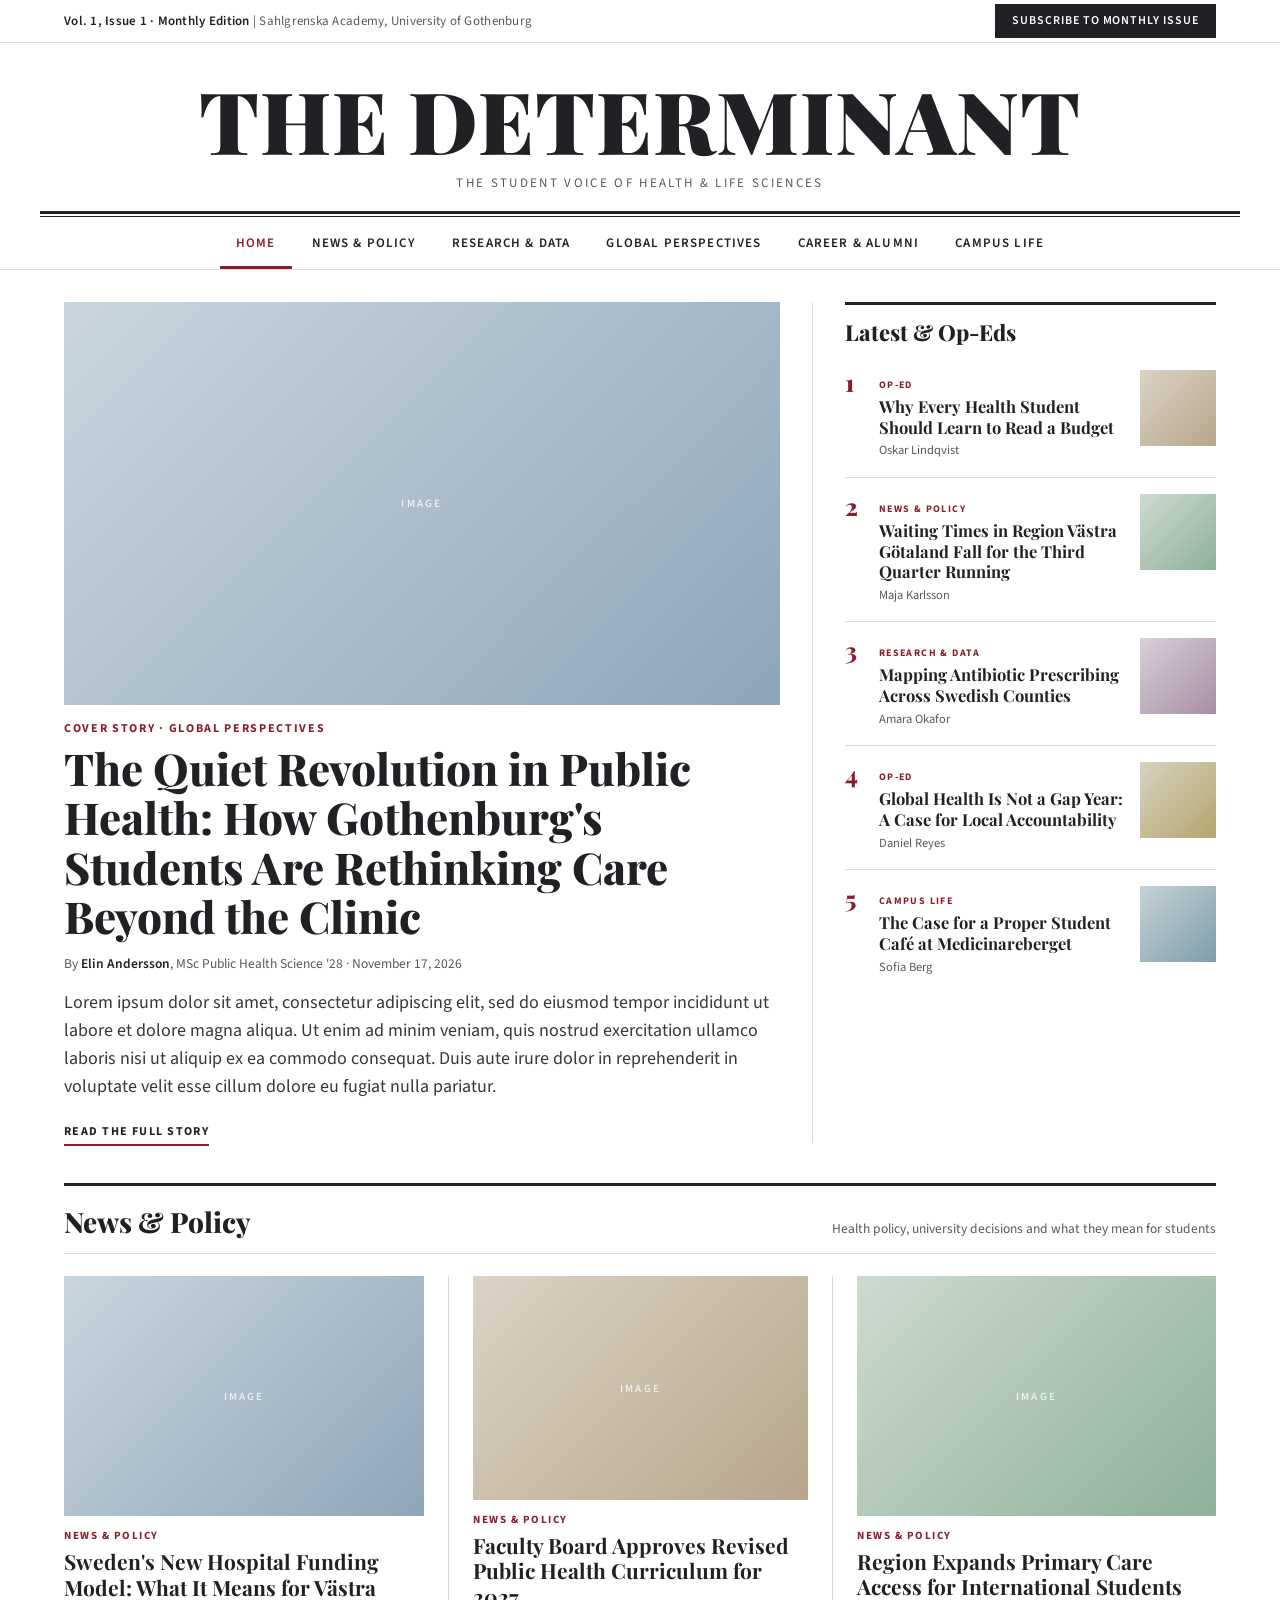
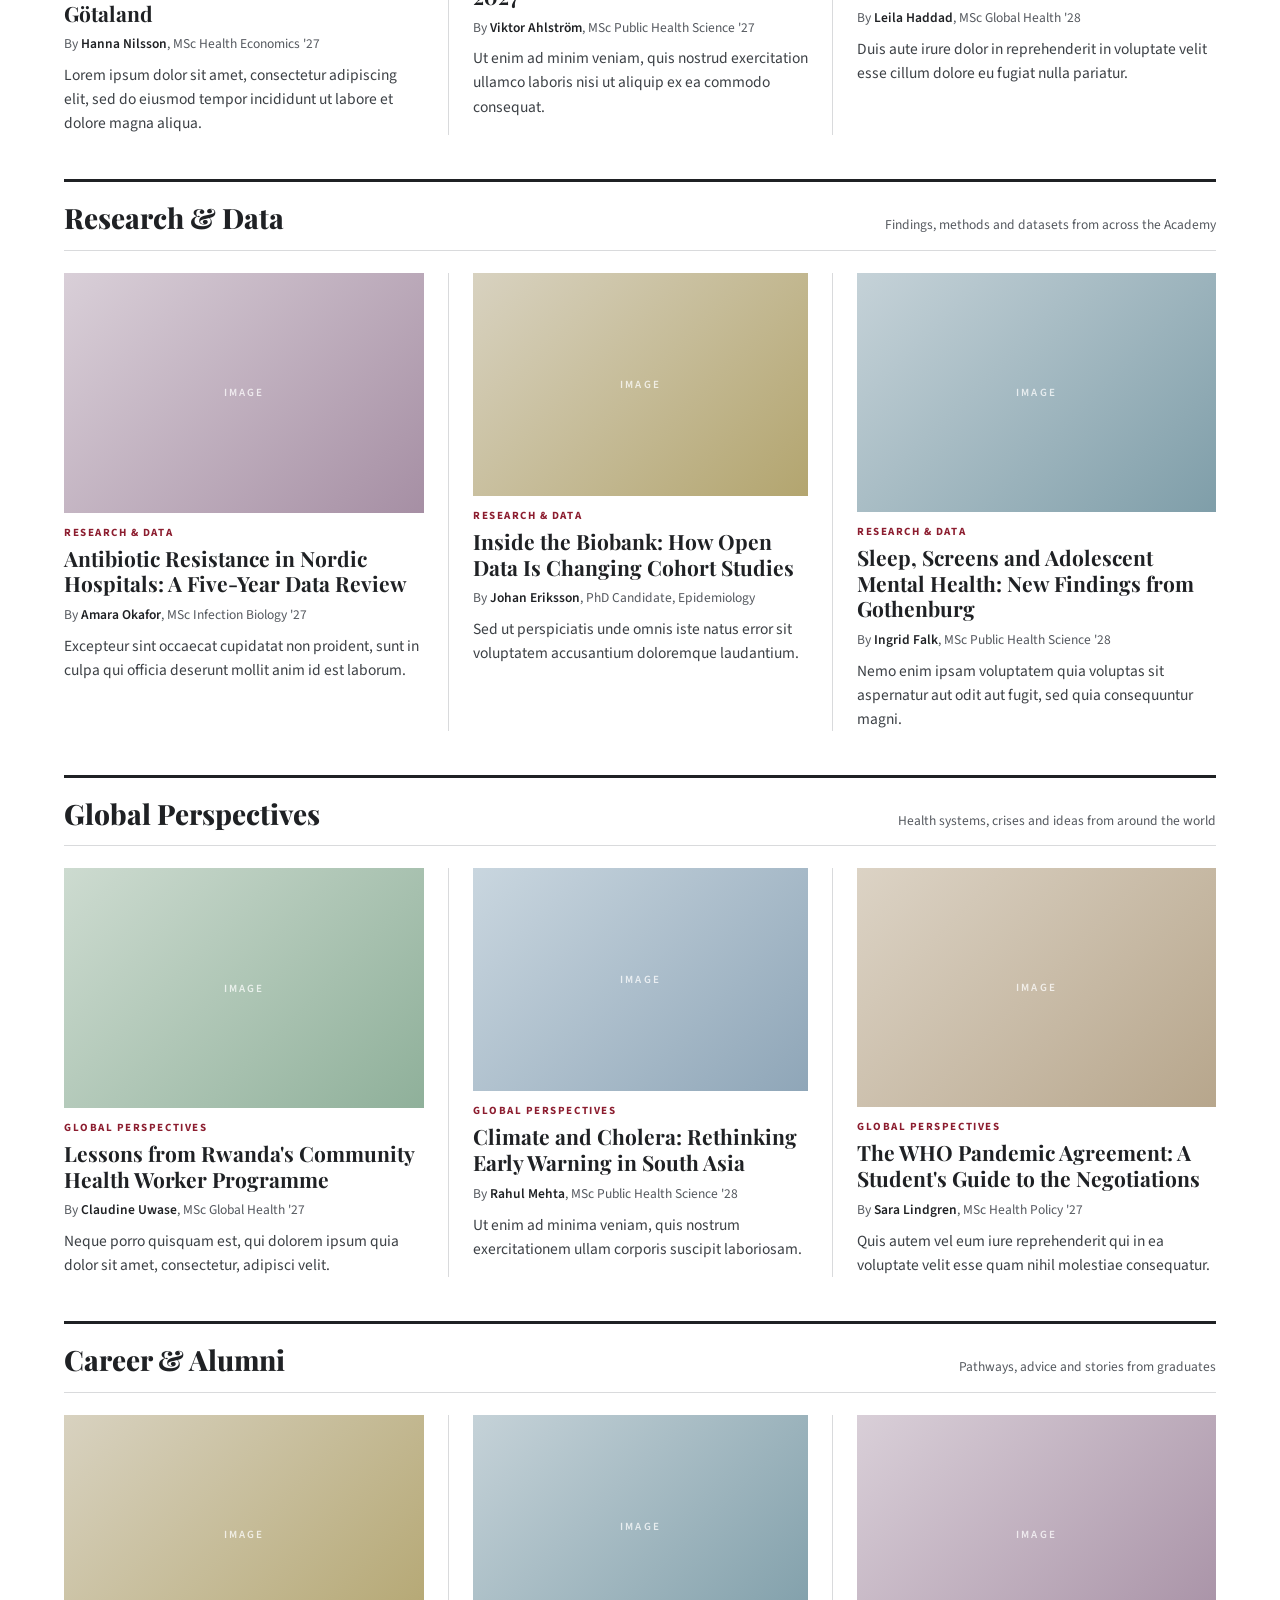
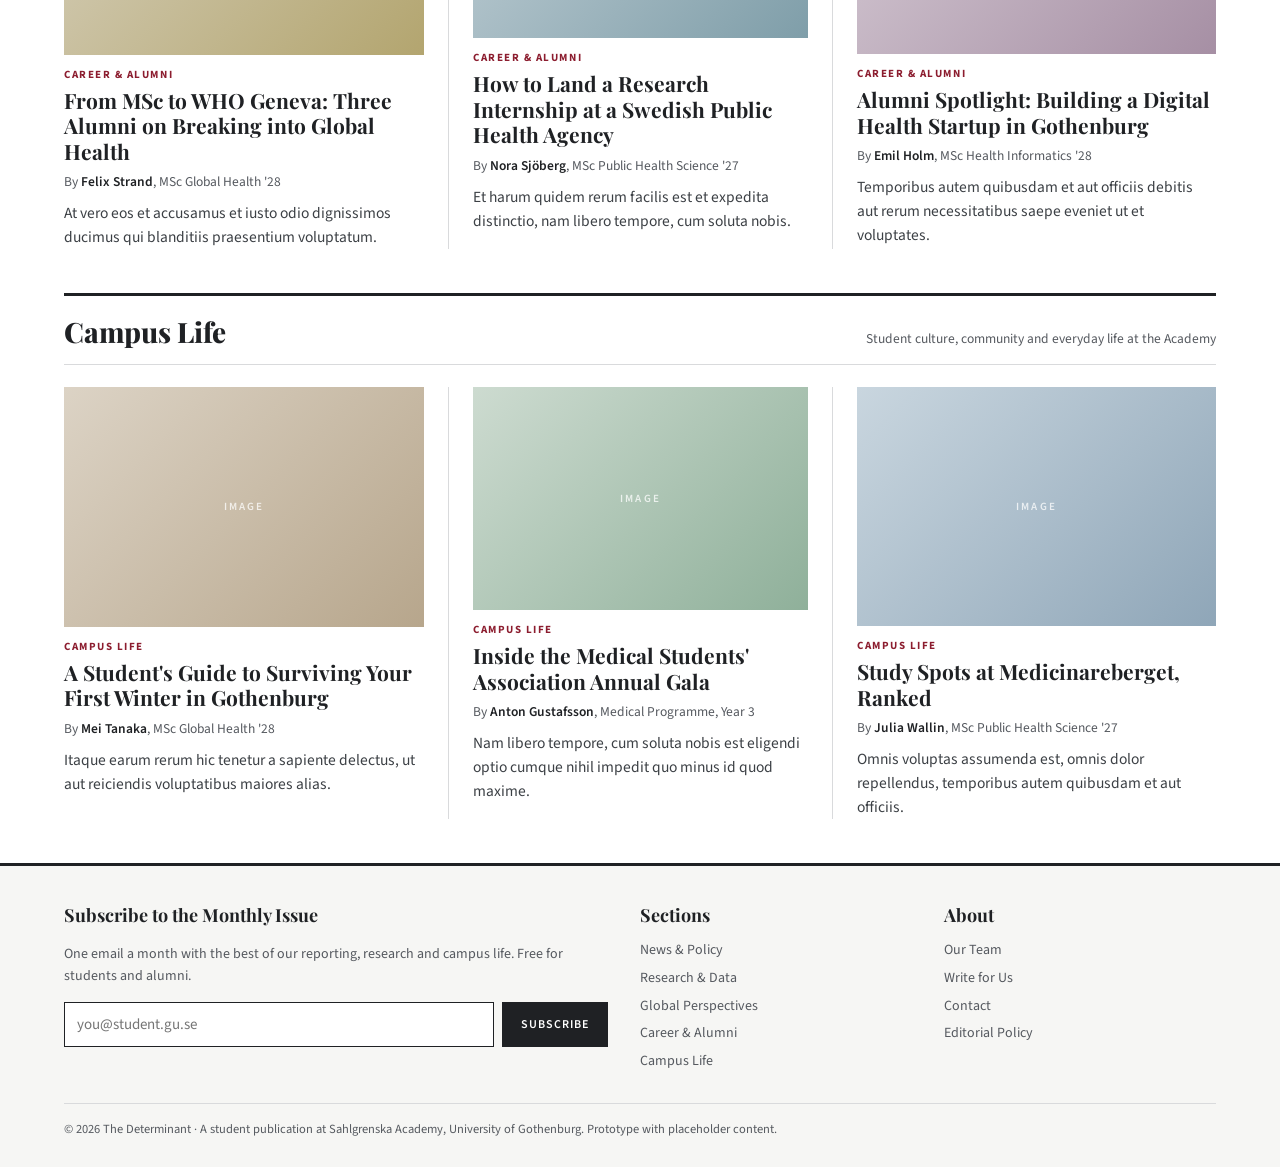
<file: index.html>
<!DOCTYPE html>
<html lang="en">
<head>
  <meta charset="UTF-8">
  <meta name="viewport" content="width=device-width, initial-scale=1">
  <title>The Determinant — Sahlgrenska Academy Student Publication</title>
  <meta name="description" content="A monthly student publication from Sahlgrenska Academy, University of Gothenburg.">
  <link rel="preconnect" href="https://fonts.googleapis.com">
  <link rel="preconnect" href="https://fonts.gstatic.com" crossorigin>
  <link href="https://fonts.googleapis.com/css2?family=Playfair+Display:ital,wght@0,700;0,800;0,900;1,700&family=Source+Sans+3:wght@400;600;700&display=swap" rel="stylesheet">
  <link rel="stylesheet" href="styles.css">
</head>
<body id="top">

  <!-- Utility bar -->
  <div class="utility">
    <div class="wrap">
      <div class="edition"><strong>Vol. 1, Issue 1 · Monthly Edition</strong> | Sahlgrenska Academy, University of Gothenburg</div>
      <a class="btn-subscribe" href="#subscribe">Subscribe to Monthly Issue</a>
    </div>
  </div>

  <!-- Masthead -->
  <header class="masthead">
    <a href="index.html"><h1>The Determinant</h1></a>
    <p class="tagline">The Student Voice of Health &amp; Life Sciences</p>
  </header>
  <div class="double-rule" aria-hidden="true"></div>

  <!-- Sticky navigation -->
  <nav class="nav" aria-label="Categories">
    <div class="wrap">
      <ul>
        <li><a href="#top" class="active">Home</a></li>
        <li><a href="#news-policy">News &amp; Policy</a></li>
        <li><a href="#research-data">Research &amp; Data</a></li>
        <li><a href="#global-perspectives">Global Perspectives</a></li>
        <li><a href="#career-alumni">Career &amp; Alumni</a></li>
        <li><a href="#campus-life">Campus Life</a></li>
      </ul>
    </div>
  </nav>

  <main class="wrap">

    <!-- Hero grid -->
    <div class="hero">
      <article class="cover">
        <a href="article.html" aria-label="Read the cover story">
          <div class="ph r169 c1"></div>
        </a>
        <span class="tag">Cover Story · Global Perspectives</span>
        <h2><a href="article.html">The Quiet Revolution in Public Health: How Gothenburg's Students Are Rethinking Care Beyond the Clinic</a></h2>
        <p class="byline">By <strong>Elin Andersson</strong>, MSc Public Health Science '28 · November 17, 2026</p>
        <p class="excerpt">Lorem ipsum dolor sit amet, consectetur adipiscing elit, sed do eiusmod tempor incididunt ut labore et dolore magna aliqua. Ut enim ad minim veniam, quis nostrud exercitation ullamco laboris nisi ut aliquip ex ea commodo consequat. Duis aute irure dolor in reprehenderit in voluptate velit esse cillum dolore eu fugiat nulla pariatur.</p>
        <a class="read-more" href="article.html">Read the full story</a>
      </article>

      <aside class="sidebar" aria-label="Latest and Op-Eds">
        <h3>Latest &amp; Op-Eds</h3>
        <ol class="latest">
          <li>
            <div>
              <span class="tag">Op-Ed</span>
              <h4><a href="article.html">Why Every Health Student Should Learn to Read a Budget</a></h4>
              <p class="byline">Oskar Lindqvist</p>
            </div>
            <div class="ph sq c2"></div>
          </li>
          <li>
            <div>
              <span class="tag">News &amp; Policy</span>
              <h4><a href="article.html">Waiting Times in Region Västra Götaland Fall for the Third Quarter Running</a></h4>
              <p class="byline">Maja Karlsson</p>
            </div>
            <div class="ph sq c3"></div>
          </li>
          <li>
            <div>
              <span class="tag">Research &amp; Data</span>
              <h4><a href="article.html">Mapping Antibiotic Prescribing Across Swedish Counties</a></h4>
              <p class="byline">Amara Okafor</p>
            </div>
            <div class="ph sq c4"></div>
          </li>
          <li>
            <div>
              <span class="tag">Op-Ed</span>
              <h4><a href="article.html">Global Health Is Not a Gap Year: A Case for Local Accountability</a></h4>
              <p class="byline">Daniel Reyes</p>
            </div>
            <div class="ph sq c5"></div>
          </li>
          <li>
            <div>
              <span class="tag">Campus Life</span>
              <h4><a href="article.html">The Case for a Proper Student Café at Medicinareberget</a></h4>
              <p class="byline">Sofia Berg</p>
            </div>
            <div class="ph sq c6"></div>
          </li>
        </ol>
      </aside>
    </div>

    <!-- News & Policy -->
    <section class="category" id="news-policy">
      <div class="section-head">
        <h2>News &amp; Policy</h2>
        <span class="blurb">Health policy, university decisions and what they mean for students</span>
      </div>
      <div class="cards">
        <article class="card">
          <div class="ph r32 c1"></div>
          <span class="tag">News &amp; Policy</span>
          <h3><a href="article.html">Sweden's New Hospital Funding Model: What It Means for Västra Götaland</a></h3>
          <p class="byline">By <strong>Hanna Nilsson</strong>, MSc Health Economics '27</p>
          <p class="summary">Lorem ipsum dolor sit amet, consectetur adipiscing elit, sed do eiusmod tempor incididunt ut labore et dolore magna aliqua.</p>
        </article>
        <article class="card">
          <div class="ph r32 c2"></div>
          <span class="tag">News &amp; Policy</span>
          <h3><a href="article.html">Faculty Board Approves Revised Public Health Curriculum for 2027</a></h3>
          <p class="byline">By <strong>Viktor Ahlström</strong>, MSc Public Health Science '27</p>
          <p class="summary">Ut enim ad minim veniam, quis nostrud exercitation ullamco laboris nisi ut aliquip ex ea commodo consequat.</p>
        </article>
        <article class="card">
          <div class="ph r32 c3"></div>
          <span class="tag">News &amp; Policy</span>
          <h3><a href="article.html">Region Expands Primary Care Access for International Students</a></h3>
          <p class="byline">By <strong>Leila Haddad</strong>, MSc Global Health '28</p>
          <p class="summary">Duis aute irure dolor in reprehenderit in voluptate velit esse cillum dolore eu fugiat nulla pariatur.</p>
        </article>
      </div>
    </section>

    <!-- Research & Data -->
    <section class="category" id="research-data">
      <div class="section-head">
        <h2>Research &amp; Data</h2>
        <span class="blurb">Findings, methods and datasets from across the Academy</span>
      </div>
      <div class="cards">
        <article class="card">
          <div class="ph r32 c4"></div>
          <span class="tag">Research &amp; Data</span>
          <h3><a href="article.html">Antibiotic Resistance in Nordic Hospitals: A Five-Year Data Review</a></h3>
          <p class="byline">By <strong>Amara Okafor</strong>, MSc Infection Biology '27</p>
          <p class="summary">Excepteur sint occaecat cupidatat non proident, sunt in culpa qui officia deserunt mollit anim id est laborum.</p>
        </article>
        <article class="card">
          <div class="ph r32 c5"></div>
          <span class="tag">Research &amp; Data</span>
          <h3><a href="article.html">Inside the Biobank: How Open Data Is Changing Cohort Studies</a></h3>
          <p class="byline">By <strong>Johan Eriksson</strong>, PhD Candidate, Epidemiology</p>
          <p class="summary">Sed ut perspiciatis unde omnis iste natus error sit voluptatem accusantium doloremque laudantium.</p>
        </article>
        <article class="card">
          <div class="ph r32 c6"></div>
          <span class="tag">Research &amp; Data</span>
          <h3><a href="article.html">Sleep, Screens and Adolescent Mental Health: New Findings from Gothenburg</a></h3>
          <p class="byline">By <strong>Ingrid Falk</strong>, MSc Public Health Science '28</p>
          <p class="summary">Nemo enim ipsam voluptatem quia voluptas sit aspernatur aut odit aut fugit, sed quia consequuntur magni.</p>
        </article>
      </div>
    </section>

    <!-- Global Perspectives -->
    <section class="category" id="global-perspectives">
      <div class="section-head">
        <h2>Global Perspectives</h2>
        <span class="blurb">Health systems, crises and ideas from around the world</span>
      </div>
      <div class="cards">
        <article class="card">
          <div class="ph r32 c3"></div>
          <span class="tag">Global Perspectives</span>
          <h3><a href="article.html">Lessons from Rwanda's Community Health Worker Programme</a></h3>
          <p class="byline">By <strong>Claudine Uwase</strong>, MSc Global Health '27</p>
          <p class="summary">Neque porro quisquam est, qui dolorem ipsum quia dolor sit amet, consectetur, adipisci velit.</p>
        </article>
        <article class="card">
          <div class="ph r32 c1"></div>
          <span class="tag">Global Perspectives</span>
          <h3><a href="article.html">Climate and Cholera: Rethinking Early Warning in South Asia</a></h3>
          <p class="byline">By <strong>Rahul Mehta</strong>, MSc Public Health Science '28</p>
          <p class="summary">Ut enim ad minima veniam, quis nostrum exercitationem ullam corporis suscipit laboriosam.</p>
        </article>
        <article class="card">
          <div class="ph r32 c2"></div>
          <span class="tag">Global Perspectives</span>
          <h3><a href="article.html">The WHO Pandemic Agreement: A Student's Guide to the Negotiations</a></h3>
          <p class="byline">By <strong>Sara Lindgren</strong>, MSc Health Policy '27</p>
          <p class="summary">Quis autem vel eum iure reprehenderit qui in ea voluptate velit esse quam nihil molestiae consequatur.</p>
        </article>
      </div>
    </section>

    <!-- Career & Alumni -->
    <section class="category" id="career-alumni">
      <div class="section-head">
        <h2>Career &amp; Alumni</h2>
        <span class="blurb">Pathways, advice and stories from graduates</span>
      </div>
      <div class="cards">
        <article class="card">
          <div class="ph r32 c5"></div>
          <span class="tag">Career &amp; Alumni</span>
          <h3><a href="article.html">From MSc to WHO Geneva: Three Alumni on Breaking into Global Health</a></h3>
          <p class="byline">By <strong>Felix Strand</strong>, MSc Global Health '28</p>
          <p class="summary">At vero eos et accusamus et iusto odio dignissimos ducimus qui blanditiis praesentium voluptatum.</p>
        </article>
        <article class="card">
          <div class="ph r32 c6"></div>
          <span class="tag">Career &amp; Alumni</span>
          <h3><a href="article.html">How to Land a Research Internship at a Swedish Public Health Agency</a></h3>
          <p class="byline">By <strong>Nora Sjöberg</strong>, MSc Public Health Science '27</p>
          <p class="summary">Et harum quidem rerum facilis est et expedita distinctio, nam libero tempore, cum soluta nobis.</p>
        </article>
        <article class="card">
          <div class="ph r32 c4"></div>
          <span class="tag">Career &amp; Alumni</span>
          <h3><a href="article.html">Alumni Spotlight: Building a Digital Health Startup in Gothenburg</a></h3>
          <p class="byline">By <strong>Emil Holm</strong>, MSc Health Informatics '28</p>
          <p class="summary">Temporibus autem quibusdam et aut officiis debitis aut rerum necessitatibus saepe eveniet ut et voluptates.</p>
        </article>
      </div>
    </section>

    <!-- Campus Life -->
    <section class="category" id="campus-life">
      <div class="section-head">
        <h2>Campus Life</h2>
        <span class="blurb">Student culture, community and everyday life at the Academy</span>
      </div>
      <div class="cards">
        <article class="card">
          <div class="ph r32 c2"></div>
          <span class="tag">Campus Life</span>
          <h3><a href="article.html">A Student's Guide to Surviving Your First Winter in Gothenburg</a></h3>
          <p class="byline">By <strong>Mei Tanaka</strong>, MSc Global Health '28</p>
          <p class="summary">Itaque earum rerum hic tenetur a sapiente delectus, ut aut reiciendis voluptatibus maiores alias.</p>
        </article>
        <article class="card">
          <div class="ph r32 c3"></div>
          <span class="tag">Campus Life</span>
          <h3><a href="article.html">Inside the Medical Students' Association Annual Gala</a></h3>
          <p class="byline">By <strong>Anton Gustafsson</strong>, Medical Programme, Year 3</p>
          <p class="summary">Nam libero tempore, cum soluta nobis est eligendi optio cumque nihil impedit quo minus id quod maxime.</p>
        </article>
        <article class="card">
          <div class="ph r32 c1"></div>
          <span class="tag">Campus Life</span>
          <h3><a href="article.html">Study Spots at Medicinareberget, Ranked</a></h3>
          <p class="byline">By <strong>Julia Wallin</strong>, MSc Public Health Science '27</p>
          <p class="summary">Omnis voluptas assumenda est, omnis dolor repellendus, temporibus autem quibusdam et aut officiis.</p>
        </article>
      </div>
    </section>

  </main>

  <!-- Footer -->
  <footer class="footer" id="subscribe">
    <div class="wrap">
      <div class="cols">
        <div>
          <h4>Subscribe to the Monthly Issue</h4>
          <p>One email a month with the best of our reporting, research and campus life. Free for students and alumni.</p>
          <form class="sub-form" onsubmit="event.preventDefault(); this.innerHTML='<p>Thanks! (Prototype form – no data is sent.)</p>';">
            <input type="email" placeholder="you@student.gu.se" aria-label="Email address" required>
            <button type="submit">Subscribe</button>
          </form>
        </div>
        <div>
          <h4>Sections</h4>
          <ul>
            <li><a href="#news-policy">News &amp; Policy</a></li>
            <li><a href="#research-data">Research &amp; Data</a></li>
            <li><a href="#global-perspectives">Global Perspectives</a></li>
            <li><a href="#career-alumni">Career &amp; Alumni</a></li>
            <li><a href="#campus-life">Campus Life</a></li>
          </ul>
        </div>
        <div>
          <h4>About</h4>
          <ul>
            <li><a href="#top">Our Team</a></li>
            <li><a href="#top">Write for Us</a></li>
            <li><a href="#top">Contact</a></li>
            <li><a href="#top">Editorial Policy</a></li>
          </ul>
        </div>
      </div>
      <div class="legal">© 2026 The Determinant · A student publication at Sahlgrenska Academy, University of Gothenburg. Prototype with placeholder content.</div>
    </div>
  </footer>

  <script>
    // Highlight the nav link of the section currently in view
    (function () {
      var links = document.querySelectorAll('.nav a');
      var map = {};
      links.forEach(function (a) { map[a.getAttribute('href')] = a; });
      var sections = document.querySelectorAll('section.category');
      if (!('IntersectionObserver' in window)) return;
      var io = new IntersectionObserver(function (entries) {
        entries.forEach(function (e) {
          if (e.isIntersecting) {
            links.forEach(function (a) { a.classList.remove('active'); });
            var l = map['#' + e.target.id];
            if (l) l.classList.add('active');
          }
        });
      }, { rootMargin: '-30% 0px -60% 0px' });
      sections.forEach(function (s) { io.observe(s); });
      window.addEventListener('scroll', function () {
        if (window.scrollY < 300) {
          links.forEach(function (a) { a.classList.remove('active'); });
          map['#top'].classList.add('active');
        }
      }, { passive: true });
    })();
  </script>
</body>
</html>
</file>
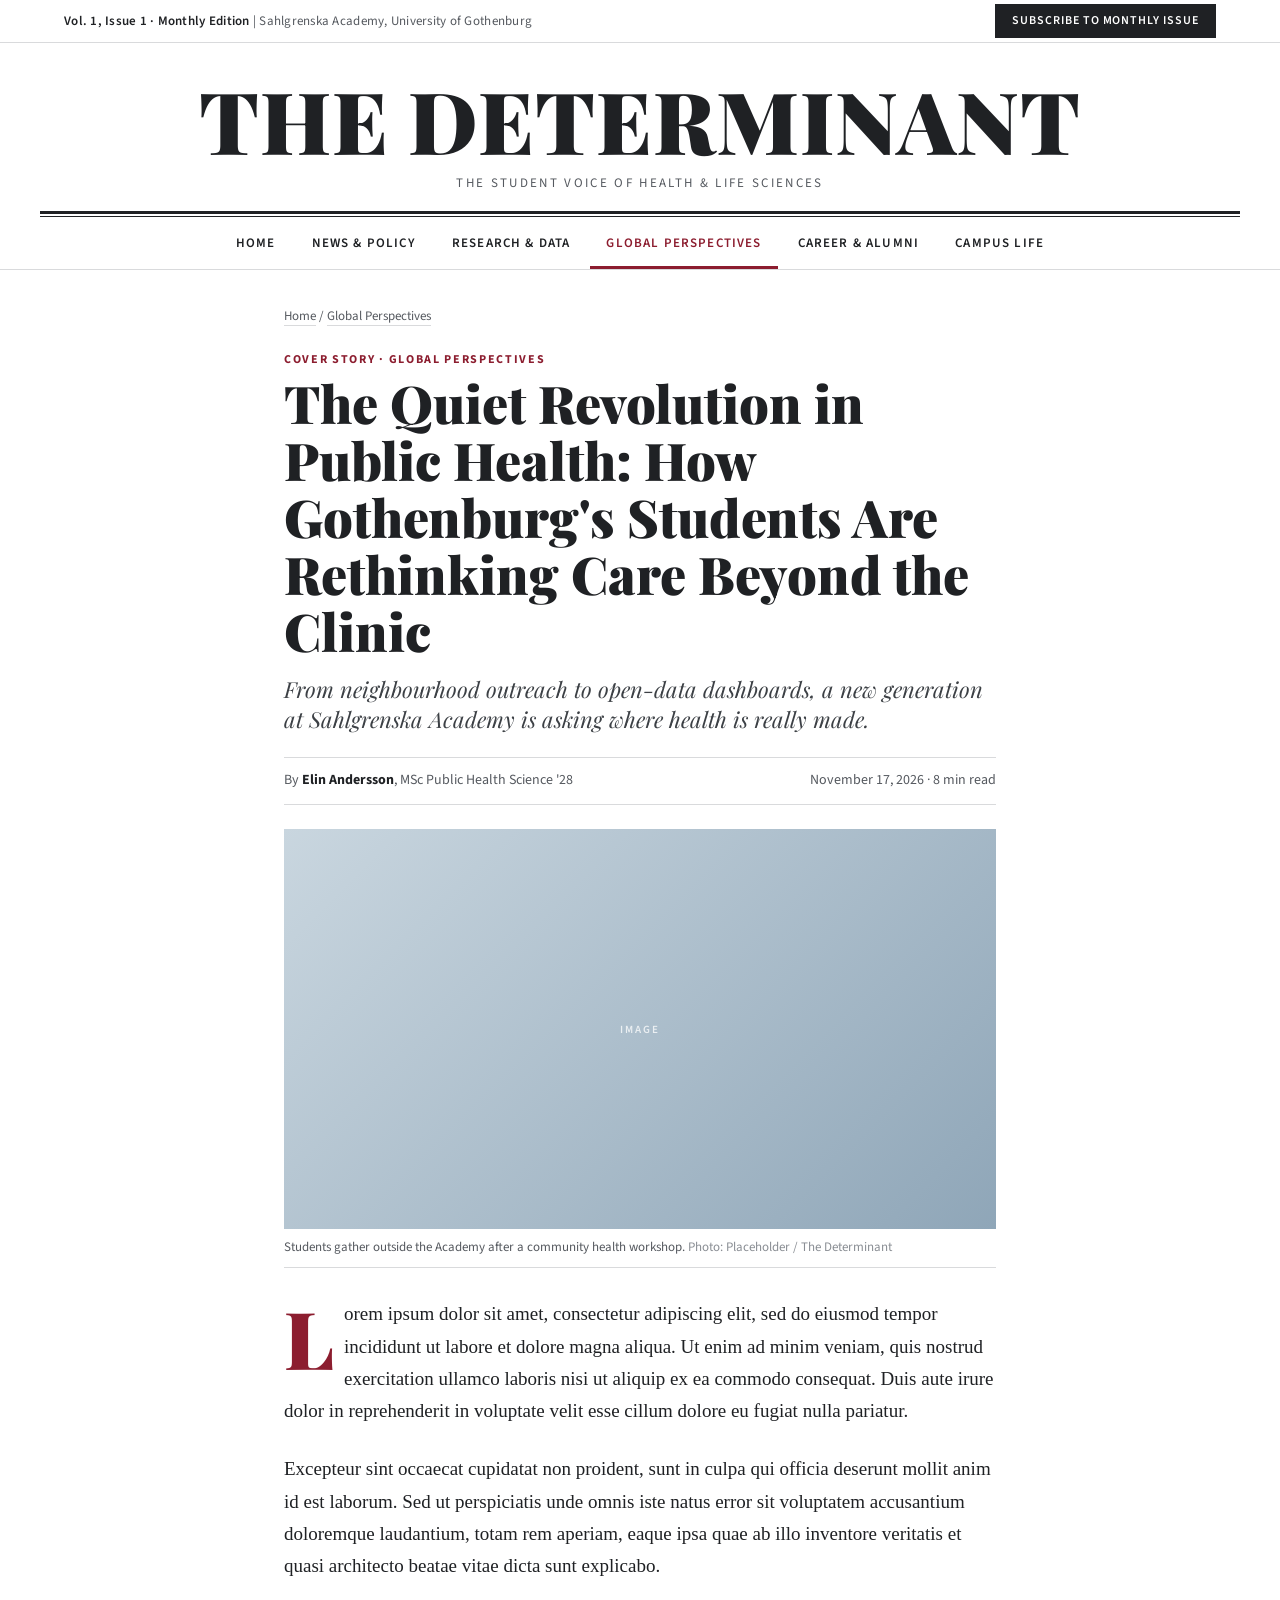
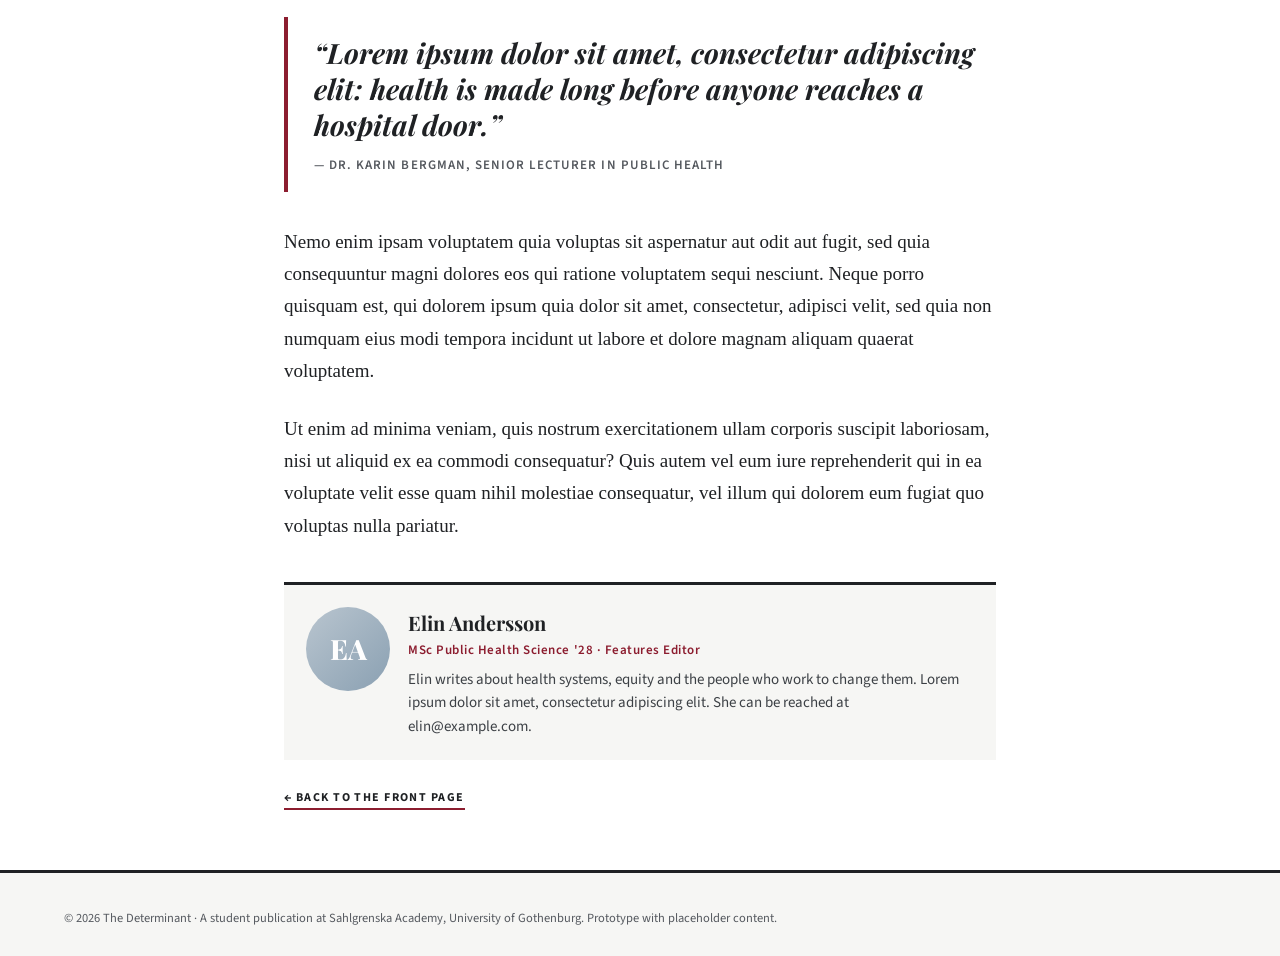
<file: article.html>
<!DOCTYPE html>
<html lang="en">
<head>
  <meta charset="UTF-8">
  <meta name="viewport" content="width=device-width, initial-scale=1">
  <title>The Quiet Revolution in Public Health — The Determinant</title>
  <meta name="description" content="How Gothenburg's students are rethinking care beyond the clinic.">
  <link rel="preconnect" href="https://fonts.googleapis.com">
  <link rel="preconnect" href="https://fonts.gstatic.com" crossorigin>
  <link href="https://fonts.googleapis.com/css2?family=Playfair+Display:ital,wght@0,700;0,800;0,900;1,700&family=Source+Sans+3:wght@400;600;700&display=swap" rel="stylesheet">
  <link rel="stylesheet" href="styles.css">
</head>
<body id="top">

  <!-- Utility bar -->
  <div class="utility">
    <div class="wrap">
      <div class="edition"><strong>Vol. 1, Issue 1 · Monthly Edition</strong> | Sahlgrenska Academy, University of Gothenburg</div>
      <a class="btn-subscribe" href="index.html#subscribe">Subscribe to Monthly Issue</a>
    </div>
  </div>

  <!-- Masthead -->
  <header class="masthead">
    <a href="index.html"><h1>The Determinant</h1></a>
    <p class="tagline">The Student Voice of Health &amp; Life Sciences</p>
  </header>
  <div class="double-rule" aria-hidden="true"></div>

  <!-- Sticky navigation -->
  <nav class="nav" aria-label="Categories">
    <div class="wrap">
      <ul>
        <li><a href="index.html">Home</a></li>
        <li><a href="index.html#news-policy">News &amp; Policy</a></li>
        <li><a href="index.html#research-data">Research &amp; Data</a></li>
        <li><a href="index.html#global-perspectives" class="active">Global Perspectives</a></li>
        <li><a href="index.html#career-alumni">Career &amp; Alumni</a></li>
        <li><a href="index.html#campus-life">Campus Life</a></li>
      </ul>
    </div>
  </nav>

  <main class="article-wrap">
    <div class="crumbs"><a href="index.html">Home</a> / <a href="index.html#global-perspectives">Global Perspectives</a></div>

    <article>
      <span class="tag">Cover Story · Global Perspectives</span>
      <h1>The Quiet Revolution in Public Health: How Gothenburg's Students Are Rethinking Care Beyond the Clinic</h1>
      <p class="subtitle">From neighbourhood outreach to open-data dashboards, a new generation at Sahlgrenska Academy is asking where health is really made.</p>

      <div class="article-meta">
        <span>By <strong>Elin Andersson</strong>, MSc Public Health Science '28</span>
        <span>November 17, 2026 · 8 min read</span>
      </div>

      <figure class="featured">
        <div class="ph r169 c1"></div>
        <figcaption>Students gather outside the Academy after a community health workshop. <em>Photo: Placeholder / The Determinant</em></figcaption>
      </figure>

      <div class="article-body">
        <p>Lorem ipsum dolor sit amet, consectetur adipiscing elit, sed do eiusmod tempor incididunt ut labore et dolore magna aliqua. Ut enim ad minim veniam, quis nostrud exercitation ullamco laboris nisi ut aliquip ex ea commodo consequat. Duis aute irure dolor in reprehenderit in voluptate velit esse cillum dolore eu fugiat nulla pariatur.</p>

        <p>Excepteur sint occaecat cupidatat non proident, sunt in culpa qui officia deserunt mollit anim id est laborum. Sed ut perspiciatis unde omnis iste natus error sit voluptatem accusantium doloremque laudantium, totam rem aperiam, eaque ipsa quae ab illo inventore veritatis et quasi architecto beatae vitae dicta sunt explicabo.</p>

        <blockquote class="pull">
          “Lorem ipsum dolor sit amet, consectetur adipiscing elit: health is made long before anyone reaches a hospital door.”
          <cite>— Dr. Karin Bergman, Senior Lecturer in Public Health</cite>
        </blockquote>

        <p>Nemo enim ipsam voluptatem quia voluptas sit aspernatur aut odit aut fugit, sed quia consequuntur magni dolores eos qui ratione voluptatem sequi nesciunt. Neque porro quisquam est, qui dolorem ipsum quia dolor sit amet, consectetur, adipisci velit, sed quia non numquam eius modi tempora incidunt ut labore et dolore magnam aliquam quaerat voluptatem.</p>

        <p>Ut enim ad minima veniam, quis nostrum exercitationem ullam corporis suscipit laboriosam, nisi ut aliquid ex ea commodi consequatur? Quis autem vel eum iure reprehenderit qui in ea voluptate velit esse quam nihil molestiae consequatur, vel illum qui dolorem eum fugiat quo voluptas nulla pariatur.</p>
      </div>

      <aside class="author-box" aria-label="About the author">
        <div class="avatar" aria-hidden="true">EA</div>
        <div>
          <h4>Elin Andersson</h4>
          <p class="role">MSc Public Health Science '28 · Features Editor</p>
          <p>Elin writes about health systems, equity and the people who work to change them. Lorem ipsum dolor sit amet, consectetur adipiscing elit. She can be reached at elin@example.com.</p>
        </div>
      </aside>

      <a class="read-more back-link" href="index.html">← Back to the front page</a>
    </article>
  </main>

  <footer class="footer">
    <div class="wrap">
      <div class="legal" style="border-top:0;padding-top:0;">© 2026 The Determinant · A student publication at Sahlgrenska Academy, University of Gothenburg. Prototype with placeholder content.</div>
    </div>
  </footer>
</body>
</html>
</file>
<file: styles.css>
/* ==========================================================
   MAGAZINE TITLE — Collegiate newspaper prototype
   Fonts: Playfair Display (headlines), Source Sans 3 (UI/meta)
   ========================================================== */

:root {
  --ink: #1f2124;
  --ink-soft: #55595f;
  --ink-faint: #8a8e94;
  --rule: #d9dadc;
  --rule-dark: #1f2124;
  --paper: #ffffff;
  --paper-tint: #f6f6f4;
  --accent: #8c1d2f;
  --serif: "Playfair Display", Georgia, "Times New Roman", serif;
  --sans: "Source Sans 3", "Inter", system-ui, -apple-system, "Segoe UI", sans-serif;
  --maxw: 1200px;
  --nav-h: 52px;
}

*, *::before, *::after { box-sizing: border-box; }

html { scroll-behavior: smooth; }

body {
  margin: 0;
  background: var(--paper);
  color: var(--ink);
  font-family: var(--sans);
  font-size: 17px;
  line-height: 1.55;
  -webkit-font-smoothing: antialiased;
}

img { max-width: 100%; display: block; }
a { color: inherit; text-decoration: none; }
a:hover { color: var(--accent); }

.wrap {
  max-width: var(--maxw);
  margin: 0 auto;
  padding: 0 24px;
}

/* ---------- Placeholder images (pure CSS, no files needed) ---------- */
.ph {
  position: relative;
  width: 100%;
  background: linear-gradient(135deg, #cfd6dc, #aab4bd);
  overflow: hidden;
}
.ph::after {
  content: "IMAGE";
  position: absolute;
  inset: 0;
  display: grid;
  place-items: center;
  font: 600 11px/1 var(--sans);
  letter-spacing: .2em;
  color: rgba(255,255,255,.75);
}
.ph.r169 { aspect-ratio: 16 / 9; }
.ph.r32  { aspect-ratio: 3 / 2; }
.ph.sq   { aspect-ratio: 1 / 1; }
.ph.sq::after { content: ""; }
.ph.c1 { background: linear-gradient(135deg, #c9d6df, #8fa6b8); }
.ph.c2 { background: linear-gradient(135deg, #dcd3c5, #b7a68c); }
.ph.c3 { background: linear-gradient(135deg, #cddbd0, #8fb09a); }
.ph.c4 { background: linear-gradient(135deg, #d9cfd8, #a68fa4); }
.ph.c5 { background: linear-gradient(135deg, #d8d2c0, #b3a56f); }
.ph.c6 { background: linear-gradient(135deg, #c5d2d8, #7f9ea9); }

/* ---------- Utility bar ---------- */
.utility {
  border-bottom: 1px solid var(--rule);
  font-size: 13px;
  color: var(--ink-soft);
}
.utility .wrap {
  display: flex;
  align-items: center;
  justify-content: space-between;
  gap: 16px;
  min-height: 42px;
}
.utility .edition { letter-spacing: .02em; }
.utility .edition strong { color: var(--ink); font-weight: 600; }
.btn-subscribe {
  display: inline-block;
  background: var(--ink);
  color: #fff;
  font: 600 12px/1 var(--sans);
  letter-spacing: .08em;
  text-transform: uppercase;
  padding: 10px 16px;
  border: 1px solid var(--ink);
  transition: background .15s, border-color .15s;
  white-space: nowrap;
}
.btn-subscribe:hover { background: var(--accent); border-color: var(--accent); color: #fff; }

/* ---------- Masthead ---------- */
.masthead {
  text-align: center;
  padding: 34px 24px 18px;
}
.masthead a { display: inline-block; }
.masthead h1 {
  margin: 0;
  font-family: var(--serif);
  font-weight: 900;
  font-size: clamp(38px, 8vw, 86px);
  line-height: 1;
  letter-spacing: .01em;
  text-transform: uppercase;
}
.masthead .tagline {
  margin: 10px 0 0;
  font-size: 13px;
  letter-spacing: .18em;
  text-transform: uppercase;
  color: var(--ink-soft);
}
.double-rule {
  max-width: var(--maxw);
  margin: 0 auto;
  height: 6px;
  border-top: 3px solid var(--rule-dark);
  border-bottom: 1px solid var(--rule-dark);
}

/* ---------- Sticky nav ---------- */
.nav {
  position: sticky;
  top: 0;
  z-index: 50;
  background: var(--paper);
  border-bottom: 1px solid var(--rule);
}
.nav .wrap { padding: 0; }
.nav ul {
  list-style: none;
  margin: 0;
  padding: 0 12px;
  display: flex;
  justify-content: center;
  gap: 4px;
  overflow-x: auto;
  scrollbar-width: none;
}
.nav ul::-webkit-scrollbar { display: none; }
.nav a {
  display: block;
  height: var(--nav-h);
  line-height: var(--nav-h);
  padding: 0 16px;
  font-size: 13px;
  font-weight: 600;
  letter-spacing: .09em;
  text-transform: uppercase;
  white-space: nowrap;
  border-bottom: 3px solid transparent;
}
.nav a:hover,
.nav a.active { color: var(--accent); border-bottom-color: var(--accent); }

section[id], #top { scroll-margin-top: calc(var(--nav-h) + 8px); }

/* ---------- Tags & bylines ---------- */
.tag {
  display: inline-block;
  font: 700 11px/1 var(--sans);
  letter-spacing: .14em;
  text-transform: uppercase;
  color: var(--accent);
  margin-bottom: 8px;
}
.byline {
  font-size: 13.5px;
  color: var(--ink-soft);
  margin: 0;
}
.byline strong { color: var(--ink); font-weight: 600; }

/* ---------- Hero grid ---------- */
.hero {
  display: grid;
  grid-template-columns: 65fr 35fr;
  padding: 32px 0 40px;
}
.cover {
  padding-right: 32px;
  border-right: 1px solid var(--rule);
}
.cover .tag { font-size: 12px; margin-top: 18px; }
.cover h2 {
  font-family: var(--serif);
  font-weight: 800;
  font-size: clamp(28px, 3.6vw, 44px);
  line-height: 1.12;
  margin: 0 0 14px;
}
.cover .byline { margin-bottom: 14px; }
.cover .excerpt { font-size: 18px; color: #34373b; margin: 0 0 16px; }
.read-more {
  font: 700 12px/1 var(--sans);
  letter-spacing: .12em;
  text-transform: uppercase;
  border-bottom: 2px solid var(--accent);
  padding-bottom: 4px;
}

.sidebar { padding-left: 32px; }
.sidebar h3 {
  margin: 0 0 4px;
  padding-top: 10px;
  border-top: 3px solid var(--rule-dark);
  font-family: var(--serif);
  font-size: 22px;
  font-weight: 800;
}
.latest { list-style: none; margin: 0; padding: 0; counter-reset: n; }
.latest li {
  counter-increment: n;
  display: grid;
  grid-template-columns: 22px 1fr 76px;
  gap: 12px;
  align-items: start;
  padding: 16px 0;
  border-bottom: 1px solid var(--rule);
}
.latest li:last-child { border-bottom: 0; }
.latest li::before {
  content: counter(n);
  font-family: var(--serif);
  font-weight: 800;
  font-size: 24px;
  line-height: 1;
  color: var(--accent);
}
.latest .tag { margin-bottom: 4px; font-size: 10px; }
.latest h4 {
  margin: 0 0 4px;
  font-family: var(--serif);
  font-size: 16.5px;
  line-height: 1.25;
  font-weight: 700;
}
.latest .byline { font-size: 12.5px; }

/* ---------- Category sections ---------- */
.category {
  border-top: 3px solid var(--rule-dark);
  padding: 14px 0 44px;
}
.category + .category { margin-top: 0; }
.section-head {
  display: flex;
  align-items: baseline;
  justify-content: space-between;
  gap: 12px;
  margin-bottom: 22px;
  padding-bottom: 10px;
  border-bottom: 1px solid var(--rule);
}
.section-head h2 {
  margin: 0;
  font-family: var(--serif);
  font-weight: 800;
  font-size: 28px;
}
.section-head .blurb { font-size: 13.5px; color: var(--ink-soft); }

.cards {
  display: grid;
  grid-template-columns: repeat(3, 1fr);
}
.card {
  padding: 0 24px;
  border-left: 1px solid var(--rule);
}
.card:first-child { padding-left: 0; border-left: 0; }
.card:last-child { padding-right: 0; }
.card .tag { margin-top: 14px; }
.card h3 {
  margin: 0 0 8px;
  font-family: var(--serif);
  font-weight: 700;
  font-size: 21px;
  line-height: 1.22;
}
.card .byline { margin-bottom: 8px; }
.card p.summary { margin: 0; font-size: 15.5px; color: #3c4045; }

/* ---------- Footer ---------- */
.footer {
  background: var(--paper-tint);
  border-top: 3px solid var(--rule-dark);
  padding: 36px 0 28px;
  font-size: 14px;
  color: var(--ink-soft);
}
.footer .cols {
  display: grid;
  grid-template-columns: 2fr 1fr 1fr;
  gap: 32px;
  margin-bottom: 24px;
}
.footer h4 {
  margin: 0 0 10px;
  font-family: var(--serif);
  font-size: 18px;
  color: var(--ink);
}
.footer ul { list-style: none; margin: 0; padding: 0; }
.footer li { margin-bottom: 6px; }
.footer .legal {
  border-top: 1px solid var(--rule);
  padding-top: 16px;
  font-size: 12.5px;
}
.sub-form { display: flex; gap: 8px; margin-top: 12px; flex-wrap: wrap; }
.sub-form input {
  flex: 1 1 200px;
  padding: 11px 12px;
  border: 1px solid var(--rule-dark);
  font: 15px var(--sans);
  background: #fff;
}
.sub-form button {
  padding: 11px 18px;
  border: 1px solid var(--ink);
  background: var(--ink);
  color: #fff;
  font: 600 12px var(--sans);
  letter-spacing: .08em;
  text-transform: uppercase;
  cursor: pointer;
}
.sub-form button:hover { background: var(--accent); border-color: var(--accent); }

/* ==========================================================
   ARTICLE PAGE
   ========================================================== */
.article-wrap {
  max-width: 760px;
  margin: 0 auto;
  padding: 36px 24px 60px;
}
.crumbs {
  font-size: 13px;
  color: var(--ink-soft);
  margin-bottom: 18px;
}
.crumbs a { border-bottom: 1px solid var(--rule); }
.article-wrap .tag { font-size: 12px; }
.article-wrap h1 {
  margin: 0 0 14px;
  font-family: var(--serif);
  font-weight: 900;
  font-size: clamp(32px, 5vw, 52px);
  line-height: 1.1;
}
.subtitle {
  margin: 0 0 22px;
  font-family: var(--serif);
  font-style: italic;
  font-size: clamp(18px, 2.4vw, 22px);
  line-height: 1.4;
  color: #3c4045;
}
.article-meta {
  display: flex;
  justify-content: space-between;
  flex-wrap: wrap;
  gap: 8px;
  padding: 12px 0;
  margin-bottom: 24px;
  border-top: 1px solid var(--rule);
  border-bottom: 1px solid var(--rule);
  font-size: 14px;
  color: var(--ink-soft);
}
.article-meta strong { color: var(--ink); }

figure.featured { margin: 0 0 30px; }
figure.featured figcaption {
  margin-top: 8px;
  font-size: 13px;
  color: var(--ink-soft);
  border-bottom: 1px solid var(--rule);
  padding-bottom: 10px;
}
figure.featured figcaption em { color: var(--ink-faint); font-style: normal; }

.article-body p {
  margin: 0 0 1.35em;
  font-family: Georgia, "Times New Roman", serif;
  font-size: 19px;
  line-height: 1.7;
}
.article-body p:first-of-type::first-letter {
  float: left;
  font-family: var(--serif);
  font-weight: 900;
  font-size: 4.2em;
  line-height: .85;
  padding: 6px 10px 0 0;
  color: var(--accent);
}
blockquote.pull {
  margin: 34px 0;
  padding: 18px 0 18px 26px;
  border-left: 4px solid var(--accent);
  font-family: var(--serif);
  font-style: italic;
  font-weight: 700;
  font-size: clamp(22px, 3vw, 28px);
  line-height: 1.3;
}
blockquote.pull cite {
  display: block;
  margin-top: 12px;
  font: 600 13px var(--sans);
  font-style: normal;
  letter-spacing: .08em;
  text-transform: uppercase;
  color: var(--ink-soft);
}

.author-box {
  display: grid;
  grid-template-columns: 84px 1fr;
  gap: 18px;
  align-items: start;
  margin-top: 40px;
  padding: 22px;
  background: var(--paper-tint);
  border-top: 3px solid var(--rule-dark);
}
.author-box .avatar {
  width: 84px;
  height: 84px;
  border-radius: 50%;
  background: linear-gradient(135deg, #b9c5cf, #8aa0b2);
  display: grid;
  place-items: center;
  font: 800 28px var(--serif);
  color: #fff;
}
.author-box h4 { margin: 0 0 2px; font-family: var(--serif); font-size: 20px; }
.author-box .role { margin: 0 0 8px; font-size: 13px; color: var(--accent); font-weight: 600; letter-spacing: .04em; }
.author-box p { margin: 0; font-size: 15px; color: #3c4045; }

.back-link { display: inline-block; margin-top: 32px; }

/* ==========================================================
   RESPONSIVE
   ========================================================== */
@media (max-width: 960px) {
  .hero { grid-template-columns: 1fr; }
  .cover { padding-right: 0; border-right: 0; padding-bottom: 28px; border-bottom: 1px solid var(--rule); }
  .sidebar { padding-left: 0; padding-top: 28px; }

  .cards { grid-template-columns: 1fr; }
  .card {
    padding: 20px 0;
    border-left: 0;
    border-top: 1px solid var(--rule);
  }
  .card:first-child { border-top: 0; padding-top: 0; }
  .card:last-child { padding-right: 0; }

  .footer .cols { grid-template-columns: 1fr; gap: 22px; }
}

@media (max-width: 640px) {
  body { font-size: 16px; }
  .wrap { padding: 0 16px; }
  .utility .wrap { flex-direction: column; align-items: flex-start; padding-top: 10px; padding-bottom: 10px; gap: 8px; }
  .utility .edition { font-size: 12px; line-height: 1.4; }
  .btn-subscribe { width: 100%; text-align: center; }
  .masthead { padding-top: 24px; }
  .nav ul { justify-content: flex-start; }
  .nav a { padding: 0 12px; }
  .section-head { flex-direction: column; gap: 4px; }
  .latest li { grid-template-columns: 20px 1fr 64px; gap: 10px; }
  .author-box { grid-template-columns: 1fr; }
  .article-body p { font-size: 18px; }
}
</file>
